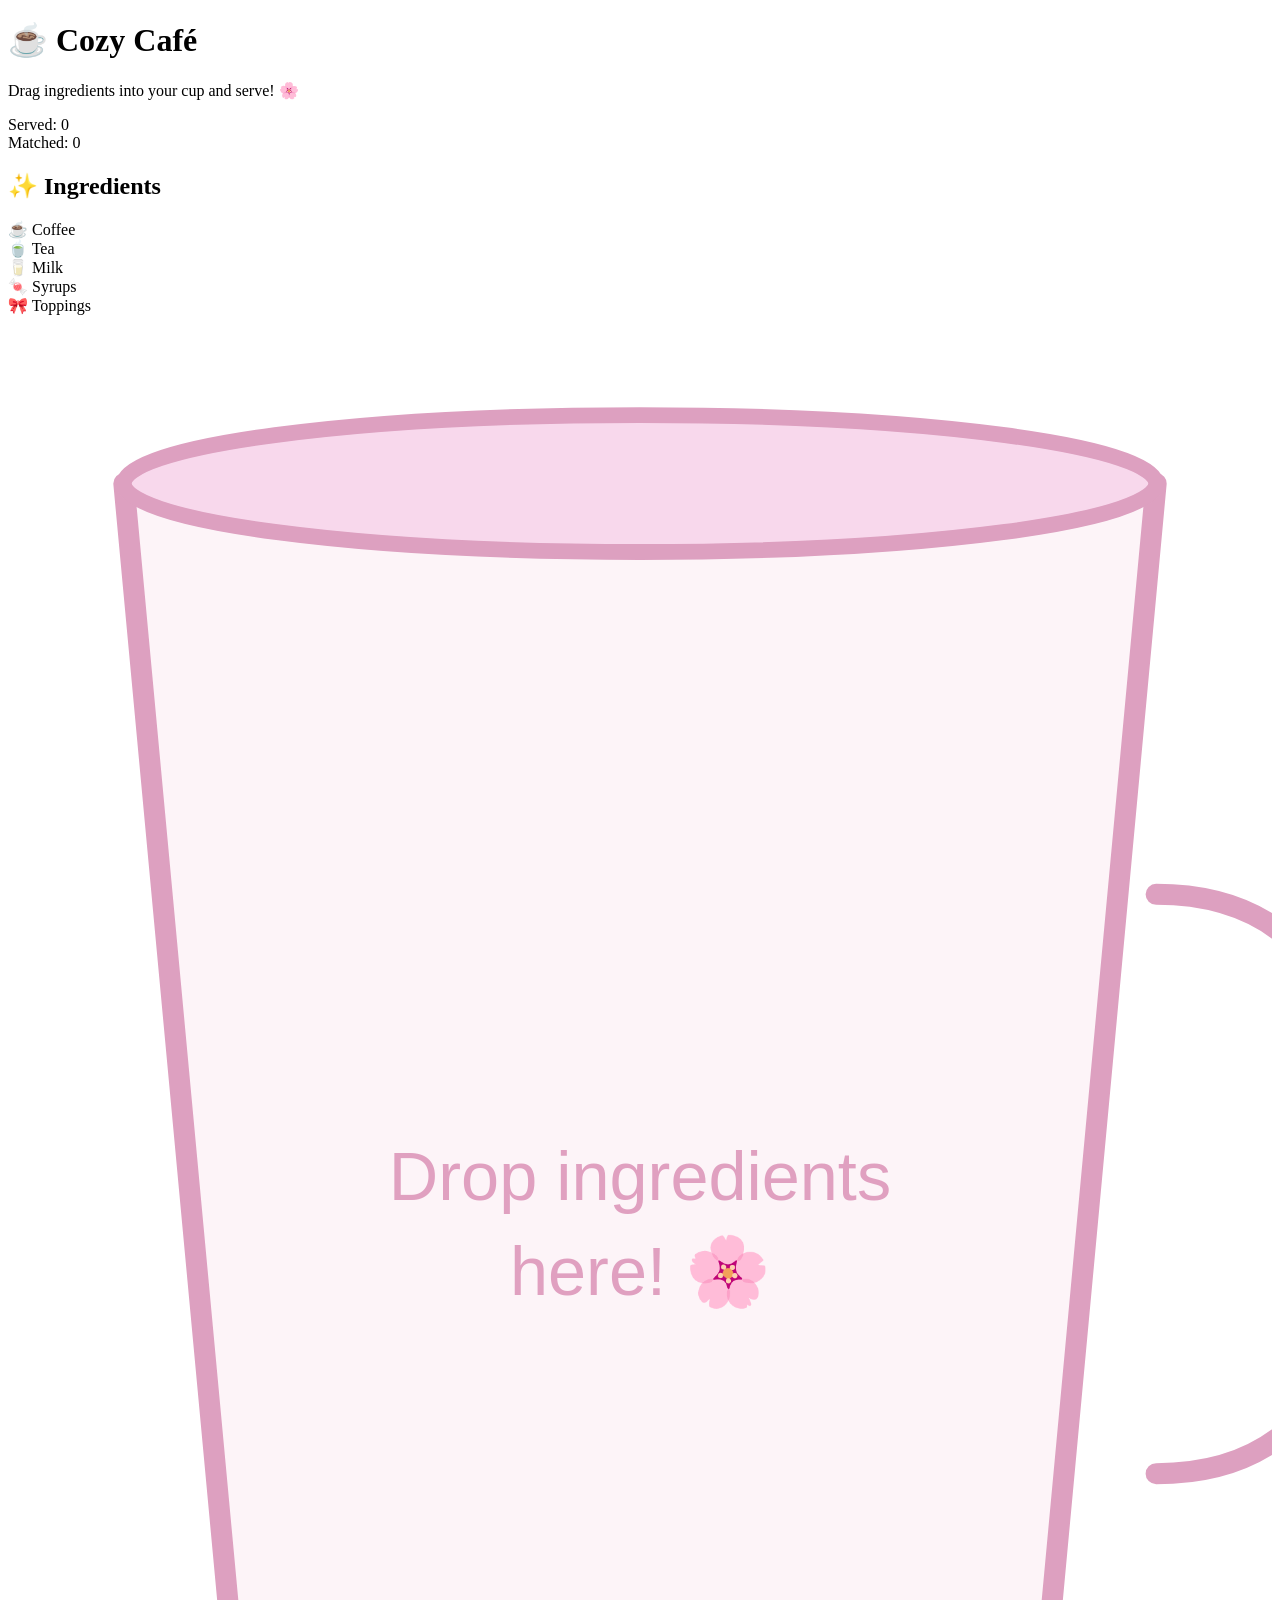
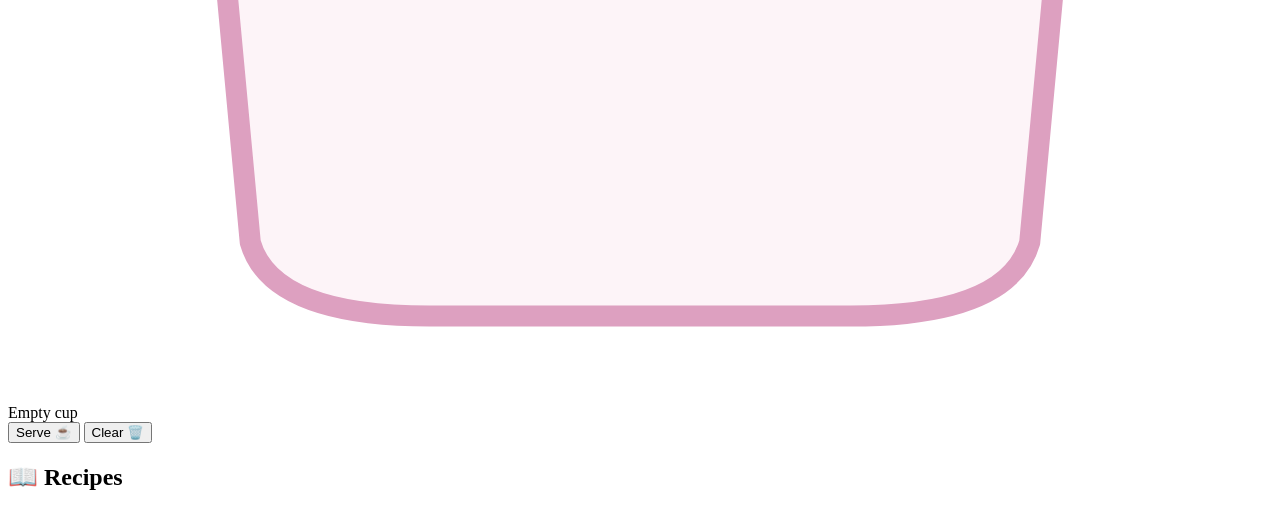
<file: index.html>
<!DOCTYPE html>
<html lang="en">
<head>
<meta charset="UTF-8">
<meta name="viewport" content="width=device-width, initial-scale=1.0">
<title>Cozy Café ☕</title>
</head>
<body>
<h1>☕ Cozy Café</h1>
<p class="subtitle">Drag ingredients into your cup and serve! 🌸</p>
<div class="score-bar"><div>Served: <span id="served">0</span></div><div>Matched: <span id="matched">0</span></div></div>
<div class="game-wrap">
  <div class="ing-panel">
    <h2>✨ Ingredients</h2>
    <div class="ing-sec"><div class="ing-sec-title">☕ Coffee</div><div class="ing-grid" id="ig-coffee"></div></div>
    <div class="ing-sec"><div class="ing-sec-title">🍵 Tea</div><div class="ing-grid" id="ig-tea"></div></div>
    <div class="ing-sec"><div class="ing-sec-title">🥛 Milk</div><div class="ing-grid" id="ig-milk"></div></div>
    <div class="ing-sec"><div class="ing-sec-title">🍬 Syrups</div><div class="ing-grid" id="ig-syrup"></div></div>
    <div class="ing-sec"><div class="ing-sec-title">🎀 Toppings</div><div class="ing-grid" id="ig-topping"></div></div>
  </div>

  <div class="cup-area">
    <div class="cup-svg-wrap">
      <svg id="cupSvg" viewBox="0 0 240 320" xmlns="http://www.w3.org/2000/svg">
        <defs>
          <clipPath id="cupClip">
            <path d="M22,32 L46,290 Q50,304 80,304 L160,304 Q190,304 194,290 L218,32 Z"/>
          </clipPath>
        </defs>
        <path d="M22,32 L46,290 Q50,304 80,304 L160,304 Q190,304 194,290 L218,32 Z" fill="#fdf4f8"/>
        <g clip-path="url(#cupClip)">
          <g id="bobaGroup"></g>
          <g id="liquidGroup"></g>
          <g id="foamGroup"></g>
          <g id="toppingGroup"></g>
        </g>
        <path d="M22,32 L46,290 Q50,304 80,304 L160,304 Q190,304 194,290 L218,32 Z" fill="none" stroke="#dda0c0" stroke-width="4" stroke-linejoin="round"/>
        <ellipse cx="120" cy="32" rx="98" ry="13" fill="#f8d8ec" stroke="#dda0c0" stroke-width="3"/>
        <path d="M218,110 Q258,110 258,165 Q258,220 218,220" fill="none" stroke="#dda0c0" stroke-width="4" stroke-linecap="round"/>
        <text id="hint1" x="120" y="168" text-anchor="middle" font-family="Nunito,sans-serif" font-size="13" fill="#e0a0c0">Drop ingredients</text>
        <text id="hint2" x="120" y="186" text-anchor="middle" font-family="Nunito,sans-serif" font-size="13" fill="#e0a0c0">here! 🌸</text>
      </svg>
      <div id="dropOverlay"></div>
    </div>
    <div class="cup-label" id="cupLabel">Empty cup</div>
    <div class="btn-row">
      <button class="btn btn-serve" onclick="serve()">Serve ☕</button>
      <button class="btn btn-clear" onclick="clearCup()">Clear 🗑️</button>
    </div>
  </div>

  <div class="rec-panel">
    <h2>📖 Recipes</h2>
    <div id="recipeList"></div>
  </div>
</div>
<div class="toast" id="toast"></div>
</body>
</html>
</file>
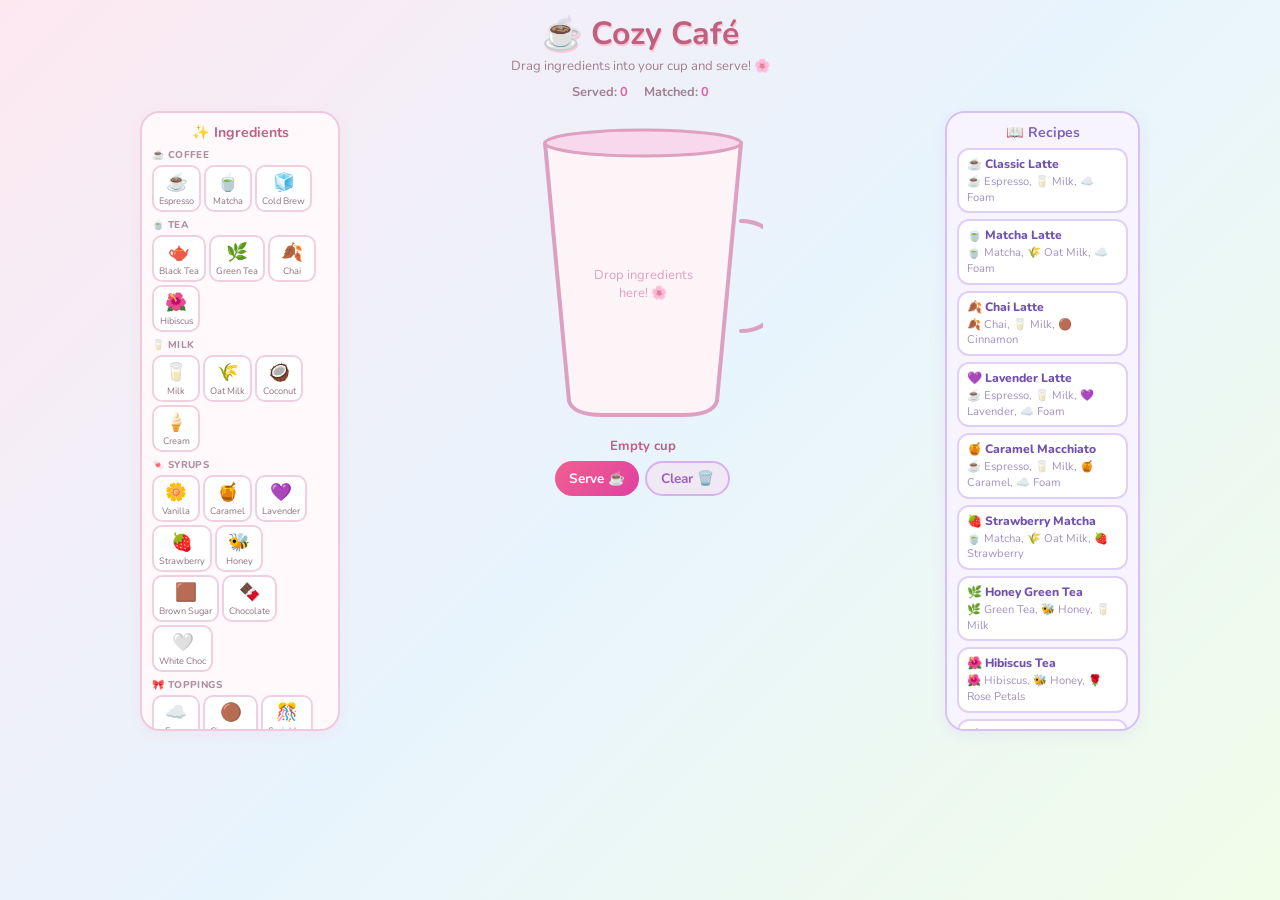
<file: index-styles-script.html>
<!DOCTYPE html>
<html lang="en">
<head>
<meta charset="UTF-8">
<meta name="viewport" content="width=device-width, initial-scale=1.0">
<title>Cozy Café ☕</title>
<style>
  @import url('https://fonts.googleapis.com/css2?family=Nunito:wght@400;600;700;800&display=swap');
  *{box-sizing:border-box;margin:0;padding:0;}
  body{font-family:'Nunito',sans-serif;background:linear-gradient(135deg,#fde8f0,#e8f4fd,#f0fde8);min-height:100vh;display:flex;flex-direction:column;align-items:center;padding:12px;}
  h1{font-size:clamp(1.4rem,4vw,2rem);color:#c06080;text-shadow:1px 2px 0 #f9c8d8;margin-bottom:2px;text-align:center;}
  .subtitle{font-size:clamp(0.7rem,2vw,0.82rem);color:#a08090;margin-bottom:8px;text-align:center;}
  .score-bar{display:flex;gap:16px;font-size:clamp(0.7rem,2vw,0.8rem);color:#a08090;font-weight:700;margin-bottom:10px;}
  .score-bar span{color:#e060a0;}

  /* ── LAYOUT ── */
  .game-wrap{display:flex;gap:10px;width:100%;max-width:1000px;align-items:flex-start;}

  /* INGREDIENTS */
  .ing-panel{background:#fff9fc;border:2px solid #f4c8dc;border-radius:20px;padding:10px;flex-shrink:0;box-shadow:0 4px 14px #f4c8dc44;width:clamp(130px,20vw,200px);max-height:min(620px,80vh);overflow-y:auto;}
  .ing-panel h2{font-size:clamp(0.7rem,2vw,0.88rem);color:#c06080;margin-bottom:6px;text-align:center;}
  .ing-sec{margin-bottom:6px;}
  .ing-sec-title{font-size:clamp(0.52rem,1.4vw,0.62rem);color:#b090a0;font-weight:800;text-transform:uppercase;letter-spacing:.04em;margin-bottom:3px;}
  .ing-grid{display:flex;flex-wrap:wrap;gap:3px;}
  .chip{background:#fff;border:2px solid #f0d0e0;border-radius:10px;padding:3px 5px;cursor:grab;user-select:none;text-align:center;transition:transform .1s,box-shadow .1s;display:flex;flex-direction:column;align-items:center;gap:1px;min-width:clamp(38px,6vw,48px);}
  .chip:hover{transform:translateY(-2px);box-shadow:0 3px 10px #f4c8dc99;border-color:#e080a0;}
  .chip.dragging{opacity:.4;}
  .chip .ce{font-size:clamp(0.9rem,2.5vw,1.1rem);}
  .chip .cn{font-size:clamp(0.48rem,1.2vw,0.58rem);color:#907080;}

  /* CUP */
  .cup-area{flex:1;display:flex;flex-direction:column;align-items:center;gap:6px;position:relative;min-width:0;}
  .cup-svg-wrap{position:relative;width:min(240px,42vw);height:min(320px,56vw);}
  .cup-svg-wrap svg{width:100%;height:100%;}
  #dropOverlay{position:absolute;top:0;left:0;width:100%;height:100%;z-index:5;cursor:crosshair;}
  #dropOverlay.over{background:rgba(240,160,200,0.08);}
  .cup-label{font-size:clamp(0.68rem,2vw,0.82rem);color:#c06080;font-weight:700;text-align:center;min-height:18px;}
  .btn-row{display:flex;gap:6px;}
  .btn{padding:6px 14px;border:none;border-radius:20px;font-family:'Nunito',sans-serif;font-weight:700;font-size:clamp(0.72rem,2vw,0.85rem);cursor:pointer;transition:transform .1s,box-shadow .1s;}
  .btn:hover{transform:translateY(-1px);box-shadow:0 4px 12px #0002;}
  .btn-serve{background:linear-gradient(135deg,#f06090,#e040a0);color:#fff;}
  .btn-clear{background:#f0e8f4;color:#a060c0;border:2px solid #d8b0f0;}

  /* RECIPES */
  .rec-panel{background:#f8f4ff;border:2px solid #d8c0f4;border-radius:20px;padding:10px;flex-shrink:0;box-shadow:0 4px 14px #d8c0f444;overflow-y:auto;width:clamp(130px,20vw,195px);max-height:min(620px,80vh);}
  .rec-panel h2{font-size:clamp(0.7rem,2vw,0.88rem);color:#8060c0;margin-bottom:6px;text-align:center;}
  .rec-card{background:#fff;border:2px solid #e0d0f8;border-radius:12px;padding:6px 8px;margin-bottom:6px;font-size:clamp(0.58rem,1.5vw,0.7rem);transition:border-color .2s,transform .1s;}
  .rec-card:hover{border-color:#a080e0;transform:translateX(2px);}
  .rec-card.matched{border-color:#60c080!important;background:#f0fff4;}
  .rec-card .rn{font-weight:800;color:#7050b0;font-size:clamp(0.62rem,1.6vw,0.76rem);margin-bottom:2px;}
  .rec-card .ri{color:#a090c0;line-height:1.4;}

  /* MOBILE: stack vertically */
  @media(max-width:580px){
    .game-wrap{flex-direction:column;align-items:center;}
    .ing-panel{width:100%;max-width:420px;max-height:220px;}
    .ing-grid{justify-content:center;}
    .cup-svg-wrap{width:min(240px,70vw);height:min(320px,93vw);}
    .rec-panel{width:100%;max-width:420px;max-height:300px;}
    .cup-area{width:100%;}
  }

  /* TABLET: side panels smaller */
  @media(min-width:581px) and (max-width:800px){
    .ing-panel{width:clamp(110px,18vw,160px);}
    .rec-panel{width:clamp(110px,18vw,160px);}
    .chip{min-width:38px;}
  }

  .toast{position:fixed;top:16px;left:50%;transform:translateX(-50%) translateY(-80px);background:#fff;border:3px solid #f060a0;border-radius:20px;padding:8px 20px;font-size:clamp(0.8rem,2.5vw,0.95rem);font-weight:800;color:#c04080;box-shadow:0 8px 24px #f060a044;transition:transform .4s cubic-bezier(.34,1.56,.64,1);z-index:999;text-align:center;white-space:nowrap;}
  .toast.show{transform:translateX(-50%) translateY(0);}
  @keyframes mixAnim{0%{opacity:.5;}100%{opacity:1;}}
  .mixing{animation:mixAnim .6s ease;}
</style>
</head>
<body>
<h1>☕ Cozy Café</h1>
<p class="subtitle">Drag ingredients into your cup and serve! 🌸</p>
<div class="score-bar"><div>Served: <span id="served">0</span></div><div>Matched: <span id="matched">0</span></div></div>
<div class="game-wrap">
  <div class="ing-panel">
    <h2>✨ Ingredients</h2>
    <div class="ing-sec"><div class="ing-sec-title">☕ Coffee</div><div class="ing-grid" id="ig-coffee"></div></div>
    <div class="ing-sec"><div class="ing-sec-title">🍵 Tea</div><div class="ing-grid" id="ig-tea"></div></div>
    <div class="ing-sec"><div class="ing-sec-title">🥛 Milk</div><div class="ing-grid" id="ig-milk"></div></div>
    <div class="ing-sec"><div class="ing-sec-title">🍬 Syrups</div><div class="ing-grid" id="ig-syrup"></div></div>
    <div class="ing-sec"><div class="ing-sec-title">🎀 Toppings</div><div class="ing-grid" id="ig-topping"></div></div>
  </div>

  <div class="cup-area">
    <div class="cup-svg-wrap">
      <svg id="cupSvg" viewBox="0 0 240 320" xmlns="http://www.w3.org/2000/svg">
        <defs>
          <clipPath id="cupClip">
            <path d="M22,32 L46,290 Q50,304 80,304 L160,304 Q190,304 194,290 L218,32 Z"/>
          </clipPath>
        </defs>
        <path d="M22,32 L46,290 Q50,304 80,304 L160,304 Q190,304 194,290 L218,32 Z" fill="#fdf4f8"/>
        <g clip-path="url(#cupClip)">
          <g id="bobaGroup"></g>
          <g id="liquidGroup"></g>
          <g id="foamGroup"></g>
          <g id="toppingGroup"></g>
        </g>
        <path d="M22,32 L46,290 Q50,304 80,304 L160,304 Q190,304 194,290 L218,32 Z" fill="none" stroke="#dda0c0" stroke-width="4" stroke-linejoin="round"/>
        <ellipse cx="120" cy="32" rx="98" ry="13" fill="#f8d8ec" stroke="#dda0c0" stroke-width="3"/>
        <path d="M218,110 Q258,110 258,165 Q258,220 218,220" fill="none" stroke="#dda0c0" stroke-width="4" stroke-linecap="round"/>
        <text id="hint1" x="120" y="168" text-anchor="middle" font-family="Nunito,sans-serif" font-size="13" fill="#e0a0c0">Drop ingredients</text>
        <text id="hint2" x="120" y="186" text-anchor="middle" font-family="Nunito,sans-serif" font-size="13" fill="#e0a0c0">here! 🌸</text>
      </svg>
      <div id="dropOverlay"></div>
    </div>
    <div class="cup-label" id="cupLabel">Empty cup</div>
    <div class="btn-row">
      <button class="btn btn-serve" onclick="serve()">Serve ☕</button>
      <button class="btn btn-clear" onclick="clearCup()">Clear 🗑️</button>
    </div>
  </div>

  <div class="rec-panel">
    <h2>📖 Recipes</h2>
    <div id="recipeList"></div>
  </div>
</div>
<div class="toast" id="toast"></div>

<!-- MOBILE DRAG SUPPORT -->
<script>
// Polyfill drag-and-drop for touch devices
(function(){
  let draggingEl=null, clone=null, dragId=null;
  function touchStart(e){
    const chip=e.target.closest('.chip');
    if(!chip)return;
    dragId=chip.dataset.id;
    draggingEl=chip;
    clone=chip.cloneNode(true);
    clone.style.cssText=`position:fixed;opacity:0.75;pointer-events:none;z-index:9999;width:${chip.offsetWidth}px;transform:scale(1.1);border:2px solid #e080a0;border-radius:10px;background:#fff;`;
    document.body.appendChild(clone);
    move(e.touches[0]);
  }
  function touchMove(e){
    if(!clone)return;
    e.preventDefault();
    move(e.touches[0]);
    const ov=document.getElementById('dropOverlay');
    const r=ov.getBoundingClientRect();
    const t=e.touches[0];
    if(t.clientX>=r.left&&t.clientX<=r.right&&t.clientY>=r.top&&t.clientY<=r.bottom)
      ov.classList.add('over');
    else ov.classList.remove('over');
  }
  function touchEnd(e){
    if(!clone)return;
    clone.remove();clone=null;
    document.getElementById('dropOverlay').classList.remove('over');
    const t=e.changedTouches[0];
    const ov=document.getElementById('dropOverlay');
    const r=ov.getBoundingClientRect();
    if(t.clientX>=r.left&&t.clientX<=r.right&&t.clientY>=r.top&&t.clientY<=r.bottom){
      // Simulate drop
      window._touchDrop(dragId);
    }
    dragId=null;
  }
  function move(t){
    clone.style.left=(t.clientX-30)+'px';
    clone.style.top=(t.clientY-30)+'px';
  }
  document.addEventListener('touchstart',touchStart,{passive:true});
  document.addEventListener('touchmove',touchMove,{passive:false});
  document.addEventListener('touchend',touchEnd);
})();
</script>

<script>
const NS='http://www.w3.org/2000/svg';
const TOP_Y=44,BOT_Y=300,CUP_H=BOT_Y-TOP_Y;
function cupEdges(y){const t=(y-TOP_Y)/CUP_H;return{left:22+(46-22)*t,right:218+(194-218)*t};}
function cupMid(y){const e=cupEdges(y);return(e.left+e.right)/2;}
function trapPoly(y1,y2,fill,parent){
  const e1=cupEdges(y1),e2=cupEdges(y2);
  const p=document.createElementNS(NS,'polygon');
  p.setAttribute('points',`${e1.left},${y1} ${e1.right},${y1} ${e2.right},${y2} ${e2.left},${y2}`);
  p.setAttribute('fill',fill);parent.appendChild(p);return p;
}
function svgText(x,y,str,size,fill,parent,weight='700'){
  const t=document.createElementNS(NS,'text');
  t.setAttribute('x',x);t.setAttribute('y',y);t.setAttribute('text-anchor','middle');
  t.setAttribute('font-family','Nunito,sans-serif');t.setAttribute('font-size',size);
  t.setAttribute('font-weight',weight);t.setAttribute('fill',fill);
  t.textContent=str;parent.appendChild(t);return t;
}
function isLight([r,g,b]){return r*.299+g*.587+b*.114>155;}

function toLinear(c){const s=c/255;return s<=.04045?s/12.92:Math.pow((s+.055)/1.055,2.4);}
function toGamma(c){return c<=.0031308?c*12.92:1.055*Math.pow(c,1/2.4)-.055;}
function rgbToLin([r,g,b]){return[toLinear(r),toLinear(g),toLinear(b)];}
function linToRgb([r,g,b]){return[Math.round(toGamma(r)*255),Math.round(toGamma(g)*255),Math.round(toGamma(b)*255)];}
function linToOKLab([r,g,b]){
  const l=.4122214708*r+.5363325363*g+.0514459929*b,m=.2119034982*r+.6806995451*g+.1073969566*b,s=.0883024619*r+.2817188376*g+.6299787005*b;
  const l_=Math.cbrt(l),m_=Math.cbrt(m),s_=Math.cbrt(s);
  return[.2104542553*l_+.7936177850*m_-.0040720468*s_,1.9779984951*l_-2.4285922050*m_+.4505937099*s_,.0259040371*l_+.7827717662*m_-.8086757660*s_];
}
function OKLabToLin([L,a,b]){
  const l_=L+.3963377774*a+.2158037573*b,m_=L-.1055613458*a-.0638541728*b,s_=L-.0894841775*a-1.2914855480*b;
  const l=l_*l_*l_,m=m_*m_*m_,s=s_*s_*s_;
  return[4.0767416621*l-3.3077115913*m+.2309699292*s,-1.2684380046*l+2.6097574011*m-.3413193965*s,-.0041960863*l-.7034186147*m+1.7076147010*s];
}
function rgbToOKLab(rgb){return linToOKLab(rgbToLin(rgb));}
function OKLabToRGB(lab){return linToRgb(OKLabToLin(lab)).map(c=>Math.max(0,Math.min(255,c)));}
const VOLUMES={base:120,milk:80,syrup:100,foam:0,topping:0,boba:0};

const INGREDIENTS=[
  {id:'espresso',   name:'Espresso',   emoji:'☕',cat:'ig-coffee', kind:'base',  rgb:[62,28,16]},
  {id:'matcha',     name:'Matcha',     emoji:'🍵',cat:'ig-coffee', kind:'base',  rgb:[100,172,58]},
  {id:'cold-brew',  name:'Cold Brew',  emoji:'🧊',cat:'ig-coffee', kind:'base',  rgb:[38,68,105]},
  {id:'black-tea',  name:'Black Tea',  emoji:'🫖',cat:'ig-tea',    kind:'base',  rgb:[130,82,44]},
  {id:'green-tea',  name:'Green Tea',  emoji:'🌿',cat:'ig-tea',    kind:'base',  rgb:[82,152,52]},
  {id:'chai',       name:'Chai',       emoji:'🍂',cat:'ig-tea',    kind:'base',  rgb:[185,105,45]},
  {id:'hibiscus',   name:'Hibiscus',   emoji:'🌺',cat:'ig-tea',    kind:'base',  rgb:[205,38,95]},
  {id:'milk',       name:'Milk',       emoji:'🥛',cat:'ig-milk',   kind:'milk',  rgb:[245,240,234]},
  {id:'oat-milk',   name:'Oat Milk',   emoji:'🌾',cat:'ig-milk',   kind:'milk',  rgb:[215,188,152]},
  {id:'coconut',    name:'Coconut',    emoji:'🥥',cat:'ig-milk',   kind:'milk',  rgb:[242,240,222]},
  {id:'cream',      name:'Cream',      emoji:'🍦',cat:'ig-milk',   kind:'milk',  rgb:[250,242,218]},
  {id:'vanilla',    name:'Vanilla',    emoji:'🌼',cat:'ig-syrup',  kind:'syrup', rgb:[242,210,78]},
  {id:'caramel',    name:'Caramel',    emoji:'🍯',cat:'ig-syrup',  kind:'syrup', rgb:[205,122,8]},
  {id:'lavender',   name:'Lavender',   emoji:'💜',cat:'ig-syrup',  kind:'syrup', rgb:[162,128,212]},
  {id:'strawberry', name:'Strawberry', emoji:'🍓',cat:'ig-syrup',  kind:'syrup', rgb:[222,48,78]},
  {id:'honey',      name:'Honey',      emoji:'🐝',cat:'ig-syrup',  kind:'syrup', rgb:[222,158,18]},
  {id:'brown-sugar',name:'Brown Sugar',emoji:'🟫',cat:'ig-syrup',  kind:'syrup', rgb:[142,88,40]},
  {id:'chocolate',  name:'Chocolate',  emoji:'🍫',cat:'ig-syrup',  kind:'syrup', rgb:[48,18,4]},
  {id:'white-choc', name:'White Choc', emoji:'🤍',cat:'ig-syrup',  kind:'syrup', rgb:[248,232,202]},
  {id:'foam',       name:'Foam',       emoji:'☁️',cat:'ig-topping',kind:'foam',  rgb:[255,252,246]},
  {id:'cinnamon',   name:'Cinnamon',   emoji:'🟤',cat:'ig-topping',kind:'topping',rgb:[162,88,48]},
  {id:'sprinkles',  name:'Sprinkles',  emoji:'🎊',cat:'ig-topping',kind:'topping',rgb:[240,200,0]},
  {id:'rose',       name:'Rose Petals',emoji:'🌹',cat:'ig-topping',kind:'topping',rgb:[222,88,118]},
  {id:'boba',       name:'Boba',       emoji:'⚫',cat:'ig-topping',kind:'boba',  rgb:[13,5,0]},
];

const RECIPES=[
  {name:'Classic Latte',     emoji:'☕',ings:['espresso','milk','foam']},
  {name:'Matcha Latte',      emoji:'🍵',ings:['matcha','oat-milk','foam']},
  {name:'Chai Latte',        emoji:'🍂',ings:['chai','milk','cinnamon']},
  {name:'Lavender Latte',    emoji:'💜',ings:['espresso','milk','lavender','foam']},
  {name:'Caramel Macchiato', emoji:'🍯',ings:['espresso','milk','caramel','foam']},
  {name:'Strawberry Matcha', emoji:'🍓',ings:['matcha','oat-milk','strawberry']},
  {name:'Honey Green Tea',   emoji:'🌿',ings:['green-tea','honey','milk']},
  {name:'Hibiscus Tea',      emoji:'🌺',ings:['hibiscus','honey','rose']},
  {name:'Boba Milk Tea',     emoji:'🧋',ings:['black-tea','milk','boba']},
  {name:'Vanilla Cold Brew', emoji:'🧊',ings:['cold-brew','cream','vanilla']},
  {name:'Coconut Matcha',    emoji:'🥥',ings:['matcha','coconut','honey']},
  {name:'Chai Boba',         emoji:'🫧',ings:['chai','oat-milk','boba','cinnamon']},
  {name:'Brown Sugar Latte', emoji:'🟫',ings:['espresso','milk','brown-sugar','foam']},
  {name:'Mocha',             emoji:'🍫',ings:['espresso','milk','chocolate','foam']},
  {name:'White Mocha',       emoji:'🤍',ings:['espresso','milk','white-choc','foam']},
];

let cup=[],mixedColor=null,mixTimer=null,servedCount=0,matchedCount=0;
const findIng=id=>INGREDIENTS.find(x=>x.id===id);

INGREDIENTS.forEach(ing=>{
  const el=document.createElement('div');
  el.className='chip';el.draggable=true;el.dataset.id=ing.id;
  el.innerHTML=`<span class="ce">${ing.emoji}</span><span class="cn">${ing.name}</span>`;
  el.addEventListener('dragstart',e=>{e.dataTransfer.setData('text/plain',ing.id);el.classList.add('dragging');});
  el.addEventListener('dragend',()=>el.classList.remove('dragging'));
  document.getElementById(ing.cat).appendChild(el);
});

RECIPES.forEach((r,i)=>{
  const c=document.createElement('div');c.className='rec-card';c.id='rc'+i;
  c.innerHTML=`<div class="rn">${r.emoji} ${r.name}</div><div class="ri">${r.ings.map(id=>{const g=findIng(id);return g?g.emoji+' '+g.name:id;}).join(', ')}</div>`;
  document.getElementById('recipeList').appendChild(c);
});

function handleDrop(id){
  if(!id)return;
  if(cup.includes(id)){showToast('Already in cup! 🙈');return;}
  cup.push(id);
  mixedColor=null;
  clearTimeout(mixTimer);
  drawCup(false);
  updateLabel();
  const ing=findIng(id);
  if(ing&&ing.kind==='topping'&&['cinnamon','rose','sprinkles'].includes(id)) shakeTopping(id);
  const liqCount=cup.filter(i=>['base','milk','syrup'].includes(findIng(i).kind)).length;
  if(liqCount>=2) mixTimer=setTimeout(()=>{mixedColor=computeMix();drawCup(true);updateLabel();},2000);
}

// Touch drop handler
window._touchDrop=handleDrop;

const ov=document.getElementById('dropOverlay');
ov.addEventListener('dragover',e=>{e.preventDefault();ov.classList.add('over');});
ov.addEventListener('dragleave',()=>ov.classList.remove('over'));
ov.addEventListener('drop',e=>{e.preventDefault();ov.classList.remove('over');handleDrop(e.dataTransfer.getData('text/plain'));});

function clearGroup(id){const g=document.getElementById(id);while(g.firstChild)g.removeChild(g.firstChild);}

function drawCup(mixed){
  ['bobaGroup','liquidGroup','foamGroup','toppingGroup'].forEach(clearGroup);
  document.getElementById('hint1').style.display=cup.length?'none':'';
  document.getElementById('hint2').style.display=cup.length?'none':'';

  const allIngs=cup.map(findIng);
  const bases=allIngs.filter(i=>i.kind==='base');
  const milks=allIngs.filter(i=>i.kind==='milk');
  const syrups=allIngs.filter(i=>i.kind==='syrup');
  const liquids=allIngs.filter(i=>['base','milk','syrup'].includes(i.kind));
  const hasFoam=allIngs.some(i=>i.kind==='foam');
  const hasBoba=allIngs.some(i=>i.kind==='boba');
  const tops=allIngs.filter(i=>i.kind==='topping');

  const BOBA_H=hasBoba?26:0;
  const FOAM_H=hasFoam?34:0;
  // Toppings do NOT get their own zone — they overlap the top of foam or liquid
  const LIQ_H=liquids.length?CUP_H-BOBA_H-FOAM_H:0;

  const yBot=BOT_Y,yBobaTop=yBot-BOBA_H,yLiqBot=yBobaTop;
  const yLiqTop=yLiqBot-LIQ_H,yFoamTop=yLiqTop-FOAM_H;
  // Toppings draw zone = top of foam if present, else top of liquid
  const yToppTop=yFoamTop;
  const yToppBot=hasFoam?yLiqTop:yLiqBot;
  const TOPP_H=yToppBot-yToppTop;

  const bobaG=document.getElementById('bobaGroup');
  const liqG=document.getElementById('liquidGroup');
  const foamG=document.getElementById('foamGroup');
  const topG=document.getElementById('toppingGroup');

  // BOBA
  if(hasBoba){
    trapPoly(yBobaTop,yBot,'rgba(5,2,0,0.15)',bobaG);
    const rowY=(yBobaTop+yBot)/2;
    const {left,right}=cupEdges(rowY);
    const cols=Math.min(9,Math.floor((right-left-16)/16));
    const spacing=(right-left-16)/(cols-1||1);
    for(let i=0;i<cols;i++){
      const ci=document.createElementNS(NS,'circle');
      ci.setAttribute('cx',left+8+i*spacing);ci.setAttribute('cy',rowY);ci.setAttribute('r','7');
      ci.setAttribute('fill','#0d0500');bobaG.appendChild(ci);
    }
  }

  // LIQUID
  if(liquids.length&&LIQ_H>0){
    if(!mixed){
      const ordered=[...bases,...milks,...syrups];
      const sh=LIQ_H/ordered.length;
      ordered.forEach((ing,i)=>{
        const y1=yLiqBot-(i+1)*sh,y2=yLiqBot-i*sh;
        trapPoly(y1,y2,`rgb(${ing.rgb.join(',')})`,liqG);
        if(sh>15){
          const my=(y1+y2)/2;
          svgText(cupMid(my),my+4,`${ing.emoji} ${ing.name}`,Math.min(11,sh*.6),isLight(ing.rgb)?'#4a2838':'#fff',liqG);
        }
      });
    } else {
      const [r,g,b]=mixedColor;
      const gradId='lg'+Math.random().toString(36).slice(2);
      const defs=document.getElementById('cupSvg').querySelector('defs');
      const grad=document.createElementNS(NS,'linearGradient');
      grad.setAttribute('id',gradId);grad.setAttribute('x1','0');grad.setAttribute('y1','0');grad.setAttribute('x2','0');grad.setAttribute('y2','1');
      [[0,1.1],[1,0.88]].forEach(([off,f])=>{
        const s=document.createElementNS(NS,'stop');
        s.setAttribute('offset',off*100+'%');
        s.setAttribute('stop-color',`rgb(${Math.min(255,Math.round(r*f))},${Math.min(255,Math.round(g*f))},${Math.min(255,Math.round(b*f))})`);
        grad.appendChild(s);
      });
      defs.appendChild(grad);
      const rect=trapPoly(yLiqTop,yLiqBot,`url(#${gradId})`,liqG);
      rect.classList.add('mixing');
    }
  }

  // FOAM
  if(hasFoam){
    trapPoly(yFoamTop,yLiqTop,'rgb(252,248,240)',foamG);
    const bubs=[[.15,.38,5],[.38,.22,4],[.60,.45,6],[.25,.68,3],[.52,.72,4],[.75,.30,3],[.88,.58,3],[.70,.15,4]];
    bubs.forEach(([rx,ry,r])=>{
      const {left:fl,right:fr}=cupEdges(yFoamTop+(yLiqTop-yFoamTop)*ry);
      const cx=fl+(fr-fl)*rx,cy=yFoamTop+(yLiqTop-yFoamTop)*ry;
      const ci=document.createElementNS(NS,'circle');
      ci.setAttribute('cx',cx);ci.setAttribute('cy',cy);ci.setAttribute('r',r);
      ci.setAttribute('fill','rgba(255,255,255,0.85)');foamG.appendChild(ci);
    });
  }

  // TOPPINGS
  if(tops.length){
    // No background band — toppings sit directly on whatever is below
    const {left:tl,right:tr}=cupEdges((yToppTop+yFoamTop)/2);
    const zW=tr-tl,zH=TOPP_H;
    tops.forEach(t=>{
      if(t.id==='cinnamon'){
        for(let i=0;i<28;i++){
          const ci=document.createElementNS(NS,'circle');
          ci.setAttribute('cx',tl+4+Math.random()*(zW-8));
          ci.setAttribute('cy',yToppTop+2+Math.random()*(zH-4));
          ci.setAttribute('r',1+Math.random()*2);
          ci.setAttribute('fill',`rgba(${120+Math.round(Math.random()*40)},${55+Math.round(Math.random()*30)},${20+Math.round(Math.random()*20)},${0.7+Math.random()*0.3})`);
          topG.appendChild(ci);
        }
      } else if(t.id==='rose'){
        const pc=['#e87090','#f090a8','#d05878','#f4a0b8','#e06888'];
        for(let i=0;i<35;i++){
          const rx=tl+6+Math.random()*(zW-12),ry=yToppTop+3+Math.random()*(zH-6);
          const el=document.createElementNS(NS,'ellipse');
          el.setAttribute('cx',rx);el.setAttribute('cy',ry);
          el.setAttribute('rx','4');el.setAttribute('ry','2.5');
          el.setAttribute('fill',pc[Math.floor(Math.random()*pc.length)]);
          el.setAttribute('opacity','0.85');
          el.setAttribute('transform',`rotate(${Math.random()*360},${rx},${ry})`);
          topG.appendChild(el);
        }
      } else if(t.id==='sprinkles'){
        const cc=['#f94040','#f9a020','#f9e020','#40c040','#4080f9','#c040f9','#f940c0','#40e0d0'];
        for(let i=0;i<30;i++){
          const rx=tl+4+Math.random()*(zW-8),ry=yToppTop+2+Math.random()*(zH-4);
          const rect=document.createElementNS(NS,'rect');
          rect.setAttribute('x',rx-5);rect.setAttribute('y',ry-1.5);
          rect.setAttribute('width','9');rect.setAttribute('height','3');
          rect.setAttribute('rx','1');
          rect.setAttribute('fill',cc[Math.floor(Math.random()*cc.length)]);
          rect.setAttribute('opacity','0.9');
          rect.setAttribute('transform',`rotate(${Math.random()*180},${rx},${ry})`);
          topG.appendChild(rect);
        }
      }
    });
  }
}

function computeMix(){
  const liq=cup.map(findIng).filter(i=>['base','milk','syrup'].includes(i.kind));
  if(!liq.length)return[200,180,160];
  let tot=0;
  const samples=liq.map(i=>{const v=VOLUMES[i.kind];tot+=v;return{lab:rgbToOKLab(i.rgb),vol:v};});
  let L=0,A=0,B=0;
  samples.forEach(({lab:[l,a,b],vol})=>{const w=vol/tot;L+=l*w;A+=a*w;B+=b*w;});
  const milkCount=liq.filter(i=>i.kind==='milk').length;
  if(milkCount>0){
    const mr=(milkCount*VOLUMES.milk)/tot;
    L=L+(0.93-L)*mr*0.2;
  }
  return OKLabToRGB([L,A,B]);
}

const SHAKER_CFG={cinnamon:{color:'#b85c28',label:'🧂',cap:'#8b3a10'},rose:{color:'#e06888',label:'🌹',cap:'#b83058'},sprinkles:{color:'#f0d040',label:'🎊',cap:'#c0a000'}};
function shakeTopping(id){
  const cfg=SHAKER_CFG[id];if(!cfg)return;
  const old=document.getElementById('shakerEl');if(old)old.remove();
  const svg=document.createElementNS(NS,'svg');
  svg.setAttribute('id','shakerEl');svg.setAttribute('viewBox','0 0 60 120');
  svg.setAttribute('width','60');svg.setAttribute('height','120');
  svg.style.cssText='position:absolute;top:-30px;left:50%;transform:translateX(-50%) rotate(-35deg);transform-origin:bottom center;z-index:100;pointer-events:none;filter:drop-shadow(2px 4px 6px rgba(0,0,0,0.25));';
  const body=document.createElementNS(NS,'rect');
  body.setAttribute('x','10');body.setAttribute('y','30');body.setAttribute('width','40');body.setAttribute('height','75');body.setAttribute('rx','10');body.setAttribute('fill',cfg.color);svg.appendChild(body);
  const cap=document.createElementNS(NS,'polygon');
  cap.setAttribute('points','10,35 50,35 45,8 15,8');cap.setAttribute('fill',cfg.cap);svg.appendChild(cap);
  [[25,18],[35,18],[30,25]].forEach(([x,y])=>{
    const h=document.createElementNS(NS,'circle');
    h.setAttribute('cx',x);h.setAttribute('cy',y);h.setAttribute('r','2.5');h.setAttribute('fill','rgba(0,0,0,0.3)');svg.appendChild(h);
  });
  const fo=document.createElementNS(NS,'foreignObject');
  fo.setAttribute('x','12');fo.setAttribute('y','55');fo.setAttribute('width','36');fo.setAttribute('height','36');
  fo.innerHTML=`<div xmlns="http://www.w3.org/1999/xhtml" style="font-size:20px;text-align:center;line-height:36px;">${cfg.label}</div>`;
  svg.appendChild(fo);
  document.querySelector('.cup-area').appendChild(svg);
  const styleId='shakerStyle';let st=document.getElementById(styleId);if(st)st.remove();
  st=document.createElement('style');st.id=styleId;
  st.textContent=`@keyframes shakerShake{0%{transform:translateX(-50%) rotate(-35deg) translateY(0);}15%{transform:translateX(-50%) rotate(-25deg) translateY(-8px);}30%{transform:translateX(-50%) rotate(-40deg) translateY(-4px);}45%{transform:translateX(-50%) rotate(-22deg) translateY(-10px);}60%{transform:translateX(-50%) rotate(-38deg) translateY(-3px);}75%{transform:translateX(-50%) rotate(-28deg) translateY(-7px);}90%{transform:translateX(-50%) rotate(-35deg) translateY(-2px);}100%{transform:translateX(-50%) rotate(-35deg) translateY(0);}}#shakerEl{animation:shakerShake 0.4s ease-in-out 7;}`;
  document.head.appendChild(st);
  setTimeout(()=>svg.remove(),3000);
}

function matchRecipe(){return RECIPES.find(r=>r.ings.length===cup.length&&r.ings.every(id=>cup.includes(id)));}
function updateLabel(){
  const el=document.getElementById('cupLabel');
  if(!cup.length){el.textContent='Empty cup';return;}
  const m=matchRecipe();
  el.textContent=m?`${m.emoji} ${m.name} ✨`:`${cup.length} ingredient${cup.length>1?'s':''}`;
}
function serve(){
  if(!cup.length){showToast('Add ingredients first! 🌸');return;}
  servedCount++;document.getElementById('served').textContent=servedCount;
  const m=matchRecipe();
  if(m){
    matchedCount++;document.getElementById('matched').textContent=matchedCount;
    showToast(`${m.emoji} Perfect ${m.name}! ✨`);
    const card=document.getElementById('rc'+RECIPES.indexOf(m));
    if(card){card.classList.add('matched');setTimeout(()=>card.classList.remove('matched'),2200);}
  } else {
    showToast(['Interesting combo! 🤔','Creative! 🎨','Off-menu special! 🌟'][Math.floor(Math.random()*3)]);
  }
  clearCup();
}
function clearCup(){
  clearTimeout(mixTimer);cup=[];mixedColor=null;
  ['bobaGroup','liquidGroup','foamGroup','toppingGroup'].forEach(clearGroup);
  document.getElementById('hint1').style.display='';document.getElementById('hint2').style.display='';
  updateLabel();
}
let toastTimer;
function showToast(msg){
  const t=document.getElementById('toast');t.textContent=msg;t.classList.add('show');
  clearTimeout(toastTimer);toastTimer=setTimeout(()=>t.classList.remove('show'),2400);
}
</script>
</body>
</html>
</file>
